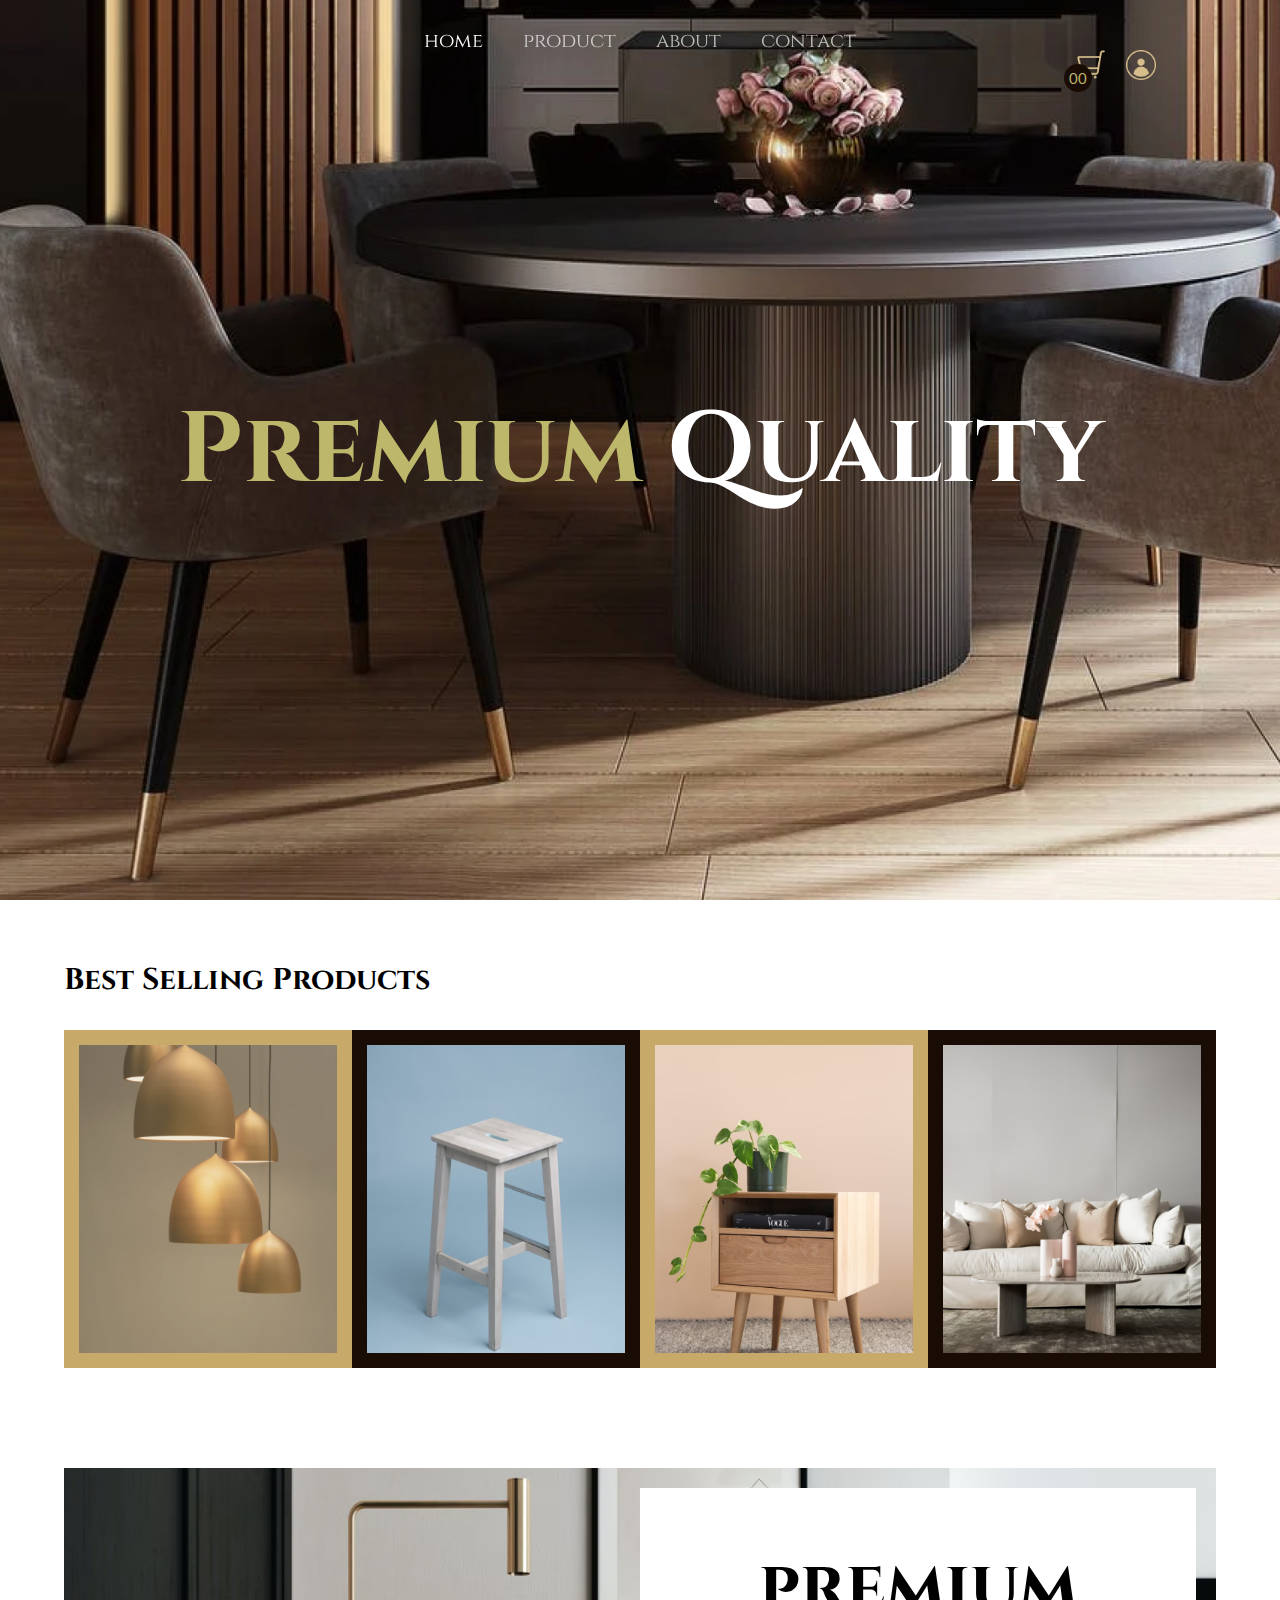
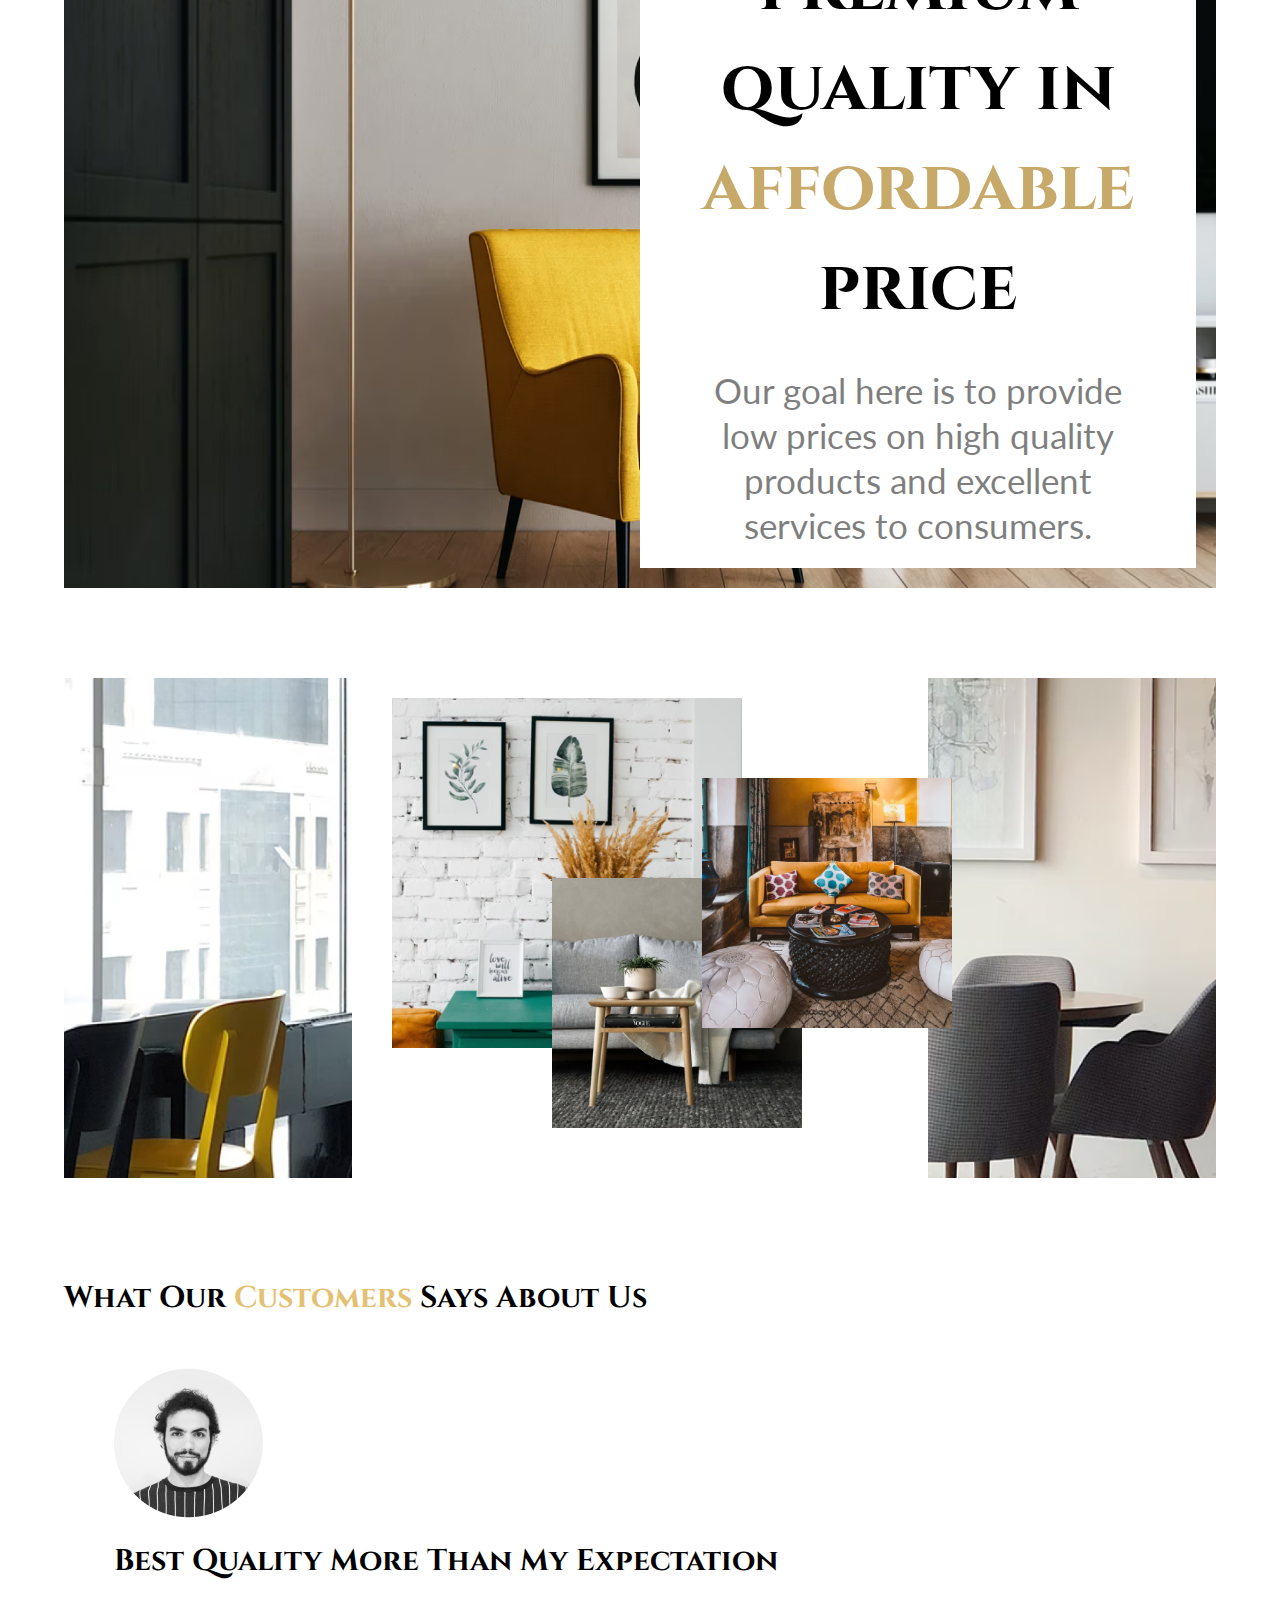
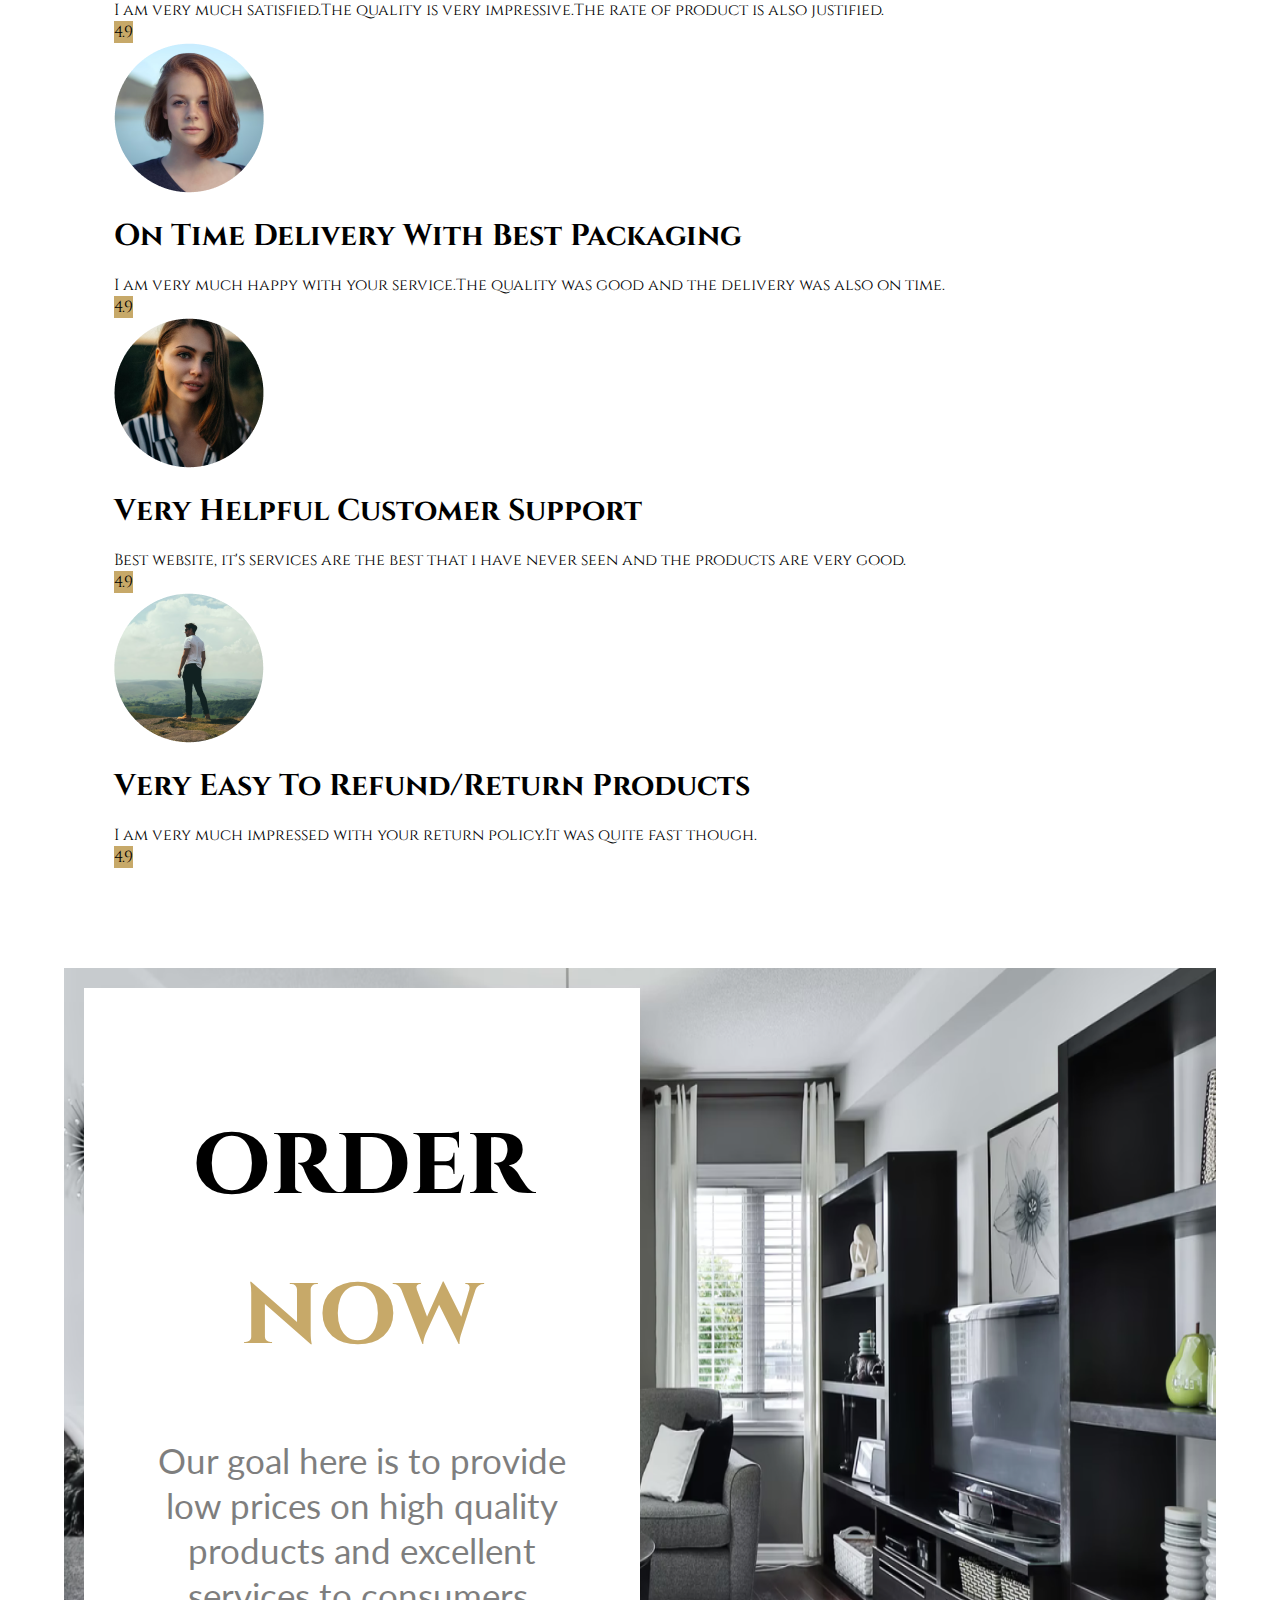
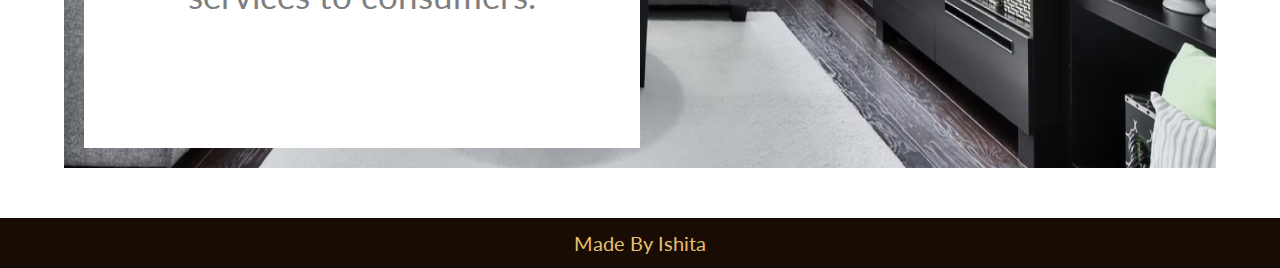
<file: index.html>
<!DOCTYPE html>
<html lang="en">
<head>
    <meta charset="UTF-8">
    <meta http-equiv="X-UA-Compatible" content="IE=edge">
    <meta name="viewport" content="width=device-width, initial-scale=1.0">
    <title>Online Store - Home Page</title>

    <link rel="preconnect" href="https://fonts.googleapis.com">
    <link rel="preconnect" href="https://fonts.gstatic.com" crossorigin>
    <link href="https://fonts.googleapis.com/css2?family=Cinzel&family=Lato&display=swap" rel="stylesheet">

    <link rel="stylesheet" href="style.css">
</head>
<body>
    

    <!--navbar-->
    <nav class="navbar">
        <ul class="links-container">
            <li class="link-item"><a href="#" class="link active">home</a></li>
            <li class="link-item"><a href="product.html" class="link">product</a></li> 
            <li class="link-item"><a href="#" class="link">about</a></li>
            <li class="link-item"><a href="4O4.html" class="link">contact</a></li>
        </ul>
        <div class="user-interactions">
            <div class="cart">
                <img src="cart.png" class="cart-icon" alt="">
                <span class="cart-item-count">00</span>
            </div>
            <div class="user">
                <a href="signup.html">
                <img src="user.png" class="user-icon"alt="">
                </a>
            </div>
        </div>
        
    </nav>

    

    <!--header-->
    <header class="header-section">
        <h1 class="header-heading"><span>premium</span> quality</h1>
    </header>

    <!--best selling products-->
    <section class="best-selling-product-section">
        <h1 class="section-title">best selling products</h1>
        <div class="product-container">
            <div class="product-card">
                <img src="product-1.png" class="product-img" alt="">
                <p class="product-name">lights ➡️</p>
            </div>
            <div class="product-card">
                <img src="product-2.png" class="product-img" alt="">
                <p class="product-name">table ➡️</p>
            </div>
            <div class="product-card">
                <img src="product-3.png" class="product-img" alt="">
                <p class="product-name">storage ➡️</p>
            </div>
            <div class="product-card">
                <a href="search.html">
                <img src="product-4.png" class="product-img" alt="">
                <p class="product-name">sofa ➡️</p>

                </a>
            </div>
        </div>
    </section>

    <!--mid section-->
    <section class="mid-section">
        <div class="section-item-container">
            <img src="bg-2.png" class="section-bg"alt="">
            <div class="section-info">
                <h1 class="title">premium quality in<span> affordable</span> price</h1>
                <p class="info">Our goal here is to provide low prices on high quality products and excellent services to consumers.</p>
            </div>
        </div>

    </section>

    <!--image collage section-->
    <section  class="image-mid-section">
        <div class="image-collage">
            <div class="image-collection">
                <img src="poster-1.png" class="collage-img" alt="">
                <img src="poster-2.png" class="collage-img" alt="">
                <img src="poster-3.png" class="collage-img" alt="">
            </div>
        </div>
    </section>

    <!--review section-->
    <section class="review-section">
        <h1 class="section-title">what our <span> customers</span> says about us</h1>
        <div class="review-container">
            <div class="review-card">
                <div class="user-dp" data-rating="4.9"><img src="user 1.png" alt=""</div>
                <h2 class="review-title">best quality more than my expectation</h2>
                <p class="review">I am very much satisfied.The quality is very impressive.The rate of product is also justified.</p>
            </div>
            <div class="review-card">
                <div class="user-dp" data-rating="4.9"><img src="user 2.png" alt=""</div>
                <h2 class="review-title">on time delivery with best packaging</h2>
                <p class="review">I am very much happy with your service.The quality was good and the delivery was also on time.</p>
            </div>
            <div class="review-card">
                <div class="user-dp" data-rating="4.9"><img src="user 3.png" alt=""</div>
                <h2 class="review-title">very helpful customer support</h2>
                <p class="review">Best website, it's services are the best that i have never seen and the products are very good.</p>
            </div>
            <div class="review-card">
                <div class="user-dp" data-rating="4.9"><img src="user 4.png" alt=""</div>
                <h2 class="review-title">very easy to refund/return products</h2>
                <p class="review">I am very much impressed with your return policy.It was quite fast though.</p>
            </div>
        </div>
    </section>

    <!--end section-->
    <section class="end-section">
        <div class="section-item-container">
            <img src="bg-3.png" class="section-bg"alt="">
            <div class="section-info">
                <h1 class="title">order<span> now</span></h1>
                <p class="info">Our goal here is to provide low prices on high quality products and excellent services to consumers.</p>
            </div>
        </div>  
    </section>

    <footer>Made By Ishita</footer>

    <script src="home.js"?></script>
</body>
</html>
</file>
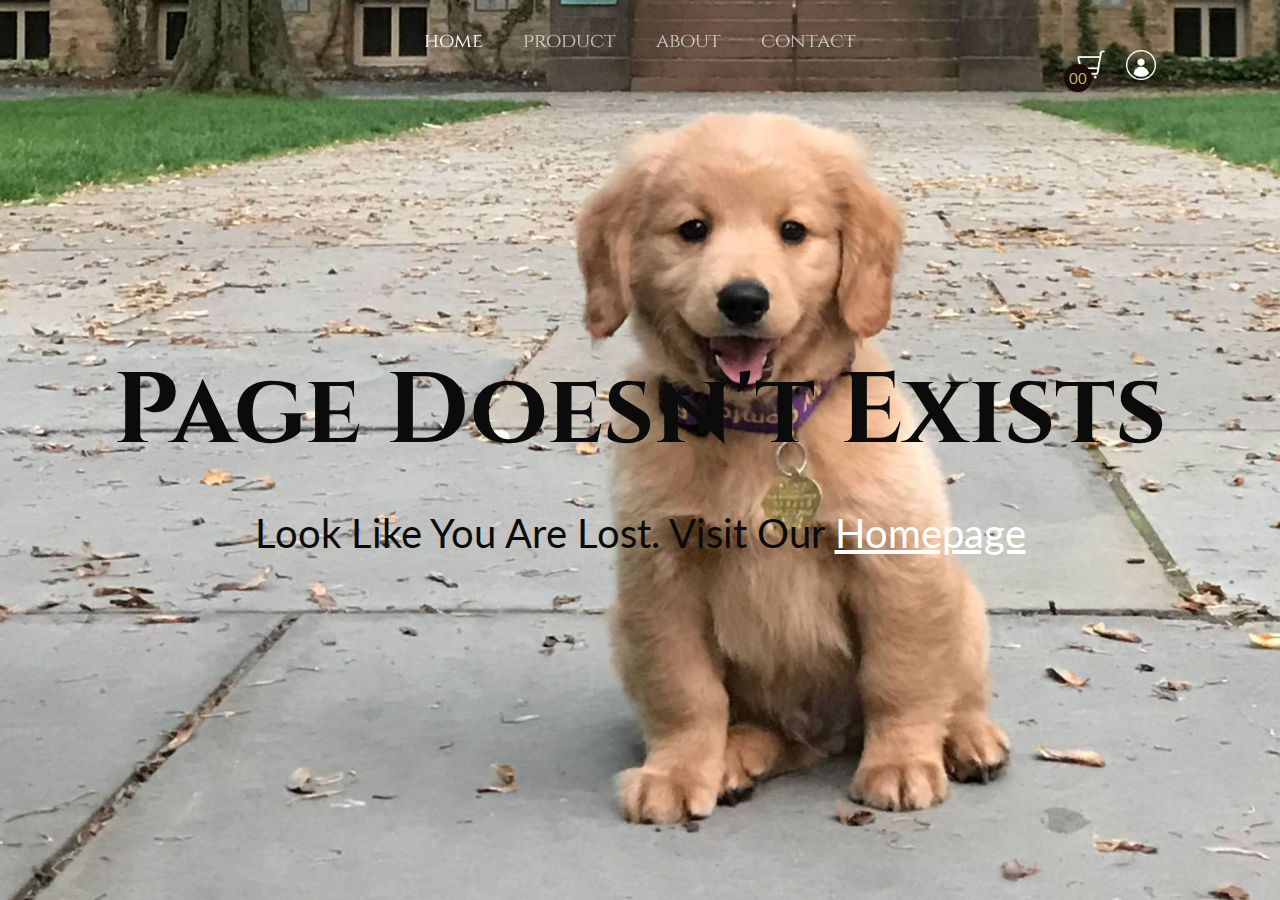
<file: 4O4.html>
<!DOCTYPE html>
<html lang="en">
<head>
    <meta charset="UTF-8">
    <meta http-equiv="X-UA-Compatible" content="IE=edge">
    <meta name="viewport" content="width=device-width, initial-scale=1.0">
    <title>Online Store - Page not found</title>

    
    <link rel="preconnect" href="https://fonts.googleapis.com">
    <link rel="preconnect" href="https://fonts.gstatic.com" crossorigin>
    <link href="https://fonts.googleapis.com/css2?family=Cinzel&family=Lato&display=swap" rel="stylesheet">

    <link rel="stylesheet" href="style.css">
    <link rel="stylesheet" href="4O4.css">
</head>
<body>

    <!--navbar-->
    <nav class="navbar">
        <ul class="links-container">
            <li class="link-item"><a href="index.html" class="link active">home</a></li>
            <li class="link-item"><a href="product.html" class="link">product</a></li> 
            <li class="link-item"><a href="#" class="link">about</a></li>
            <li class="link-item"><a href="#" class="link">contact</a></li>
        </ul>
        <div class="user-interactions">
            <div class="cart">
                <img src="cart-white.png" class="cart-icon" alt="">
                <span class="cart-item-count">00</span>
            </div>
            <div class="user">
                <a href="signup.html">
                <img src="user-white.png" class="user-icon"alt="">
                </a>
            </div>
        </div>
        
    </nav>

    <header class="four-0-four-section">
        <div class="content">
            <h1 class="error">page doesn't exists</h1>
            <p class="sub-line">look like you are lost. Visit our <a href="#">homepage</a></p>
        </div>
    </header>
    
</body>
</html>
</file>
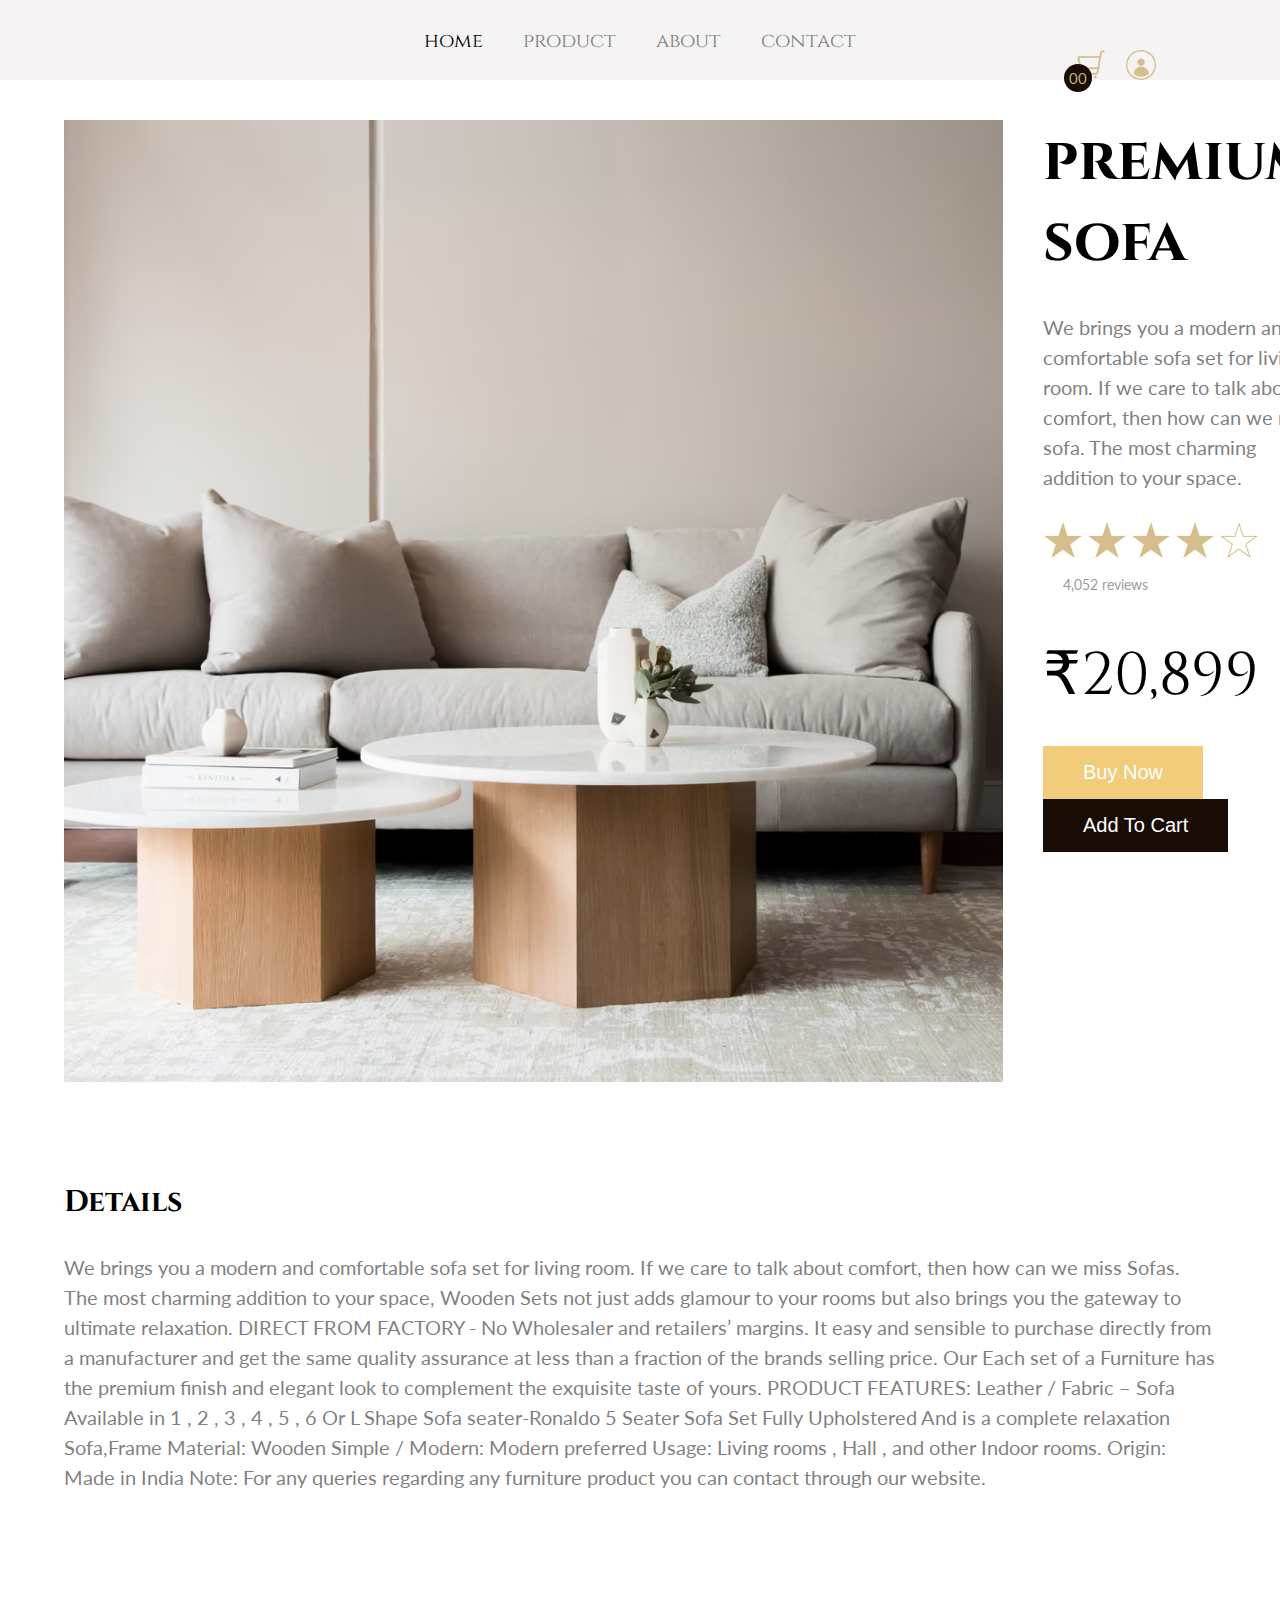
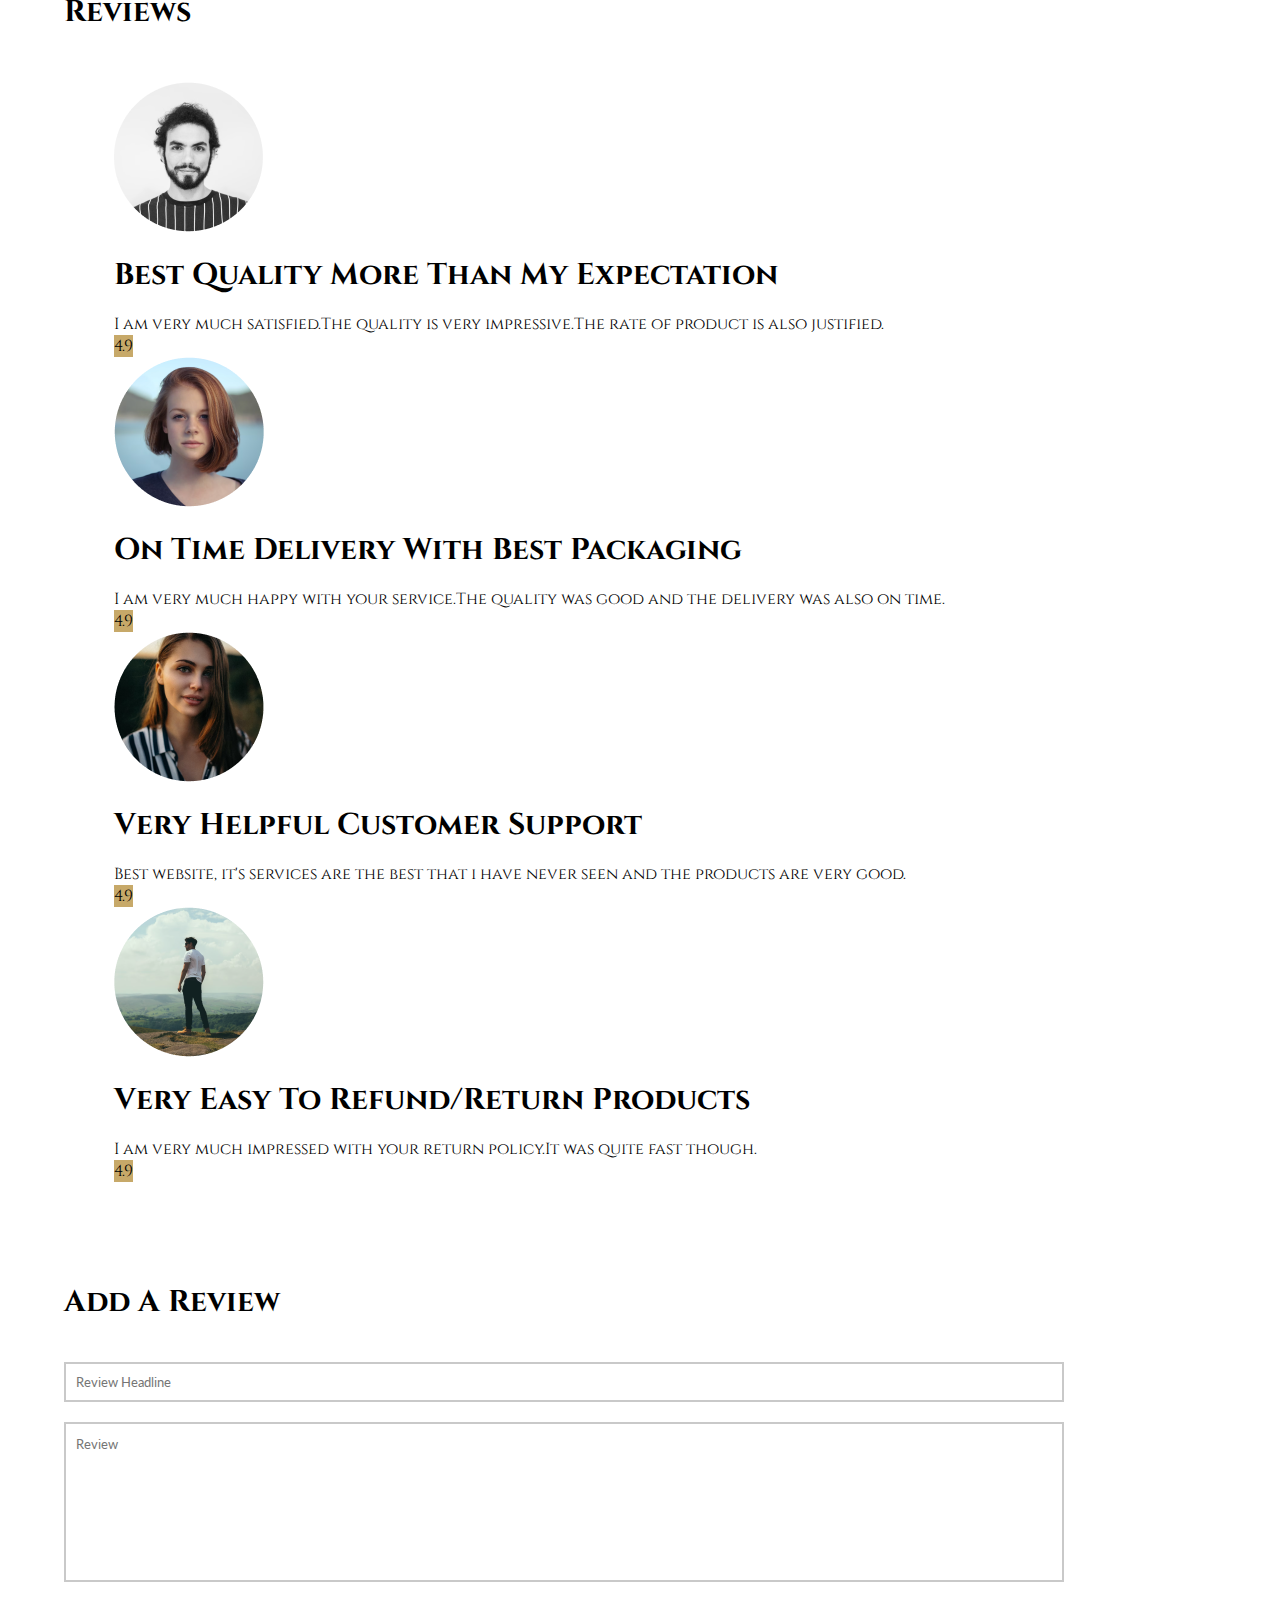
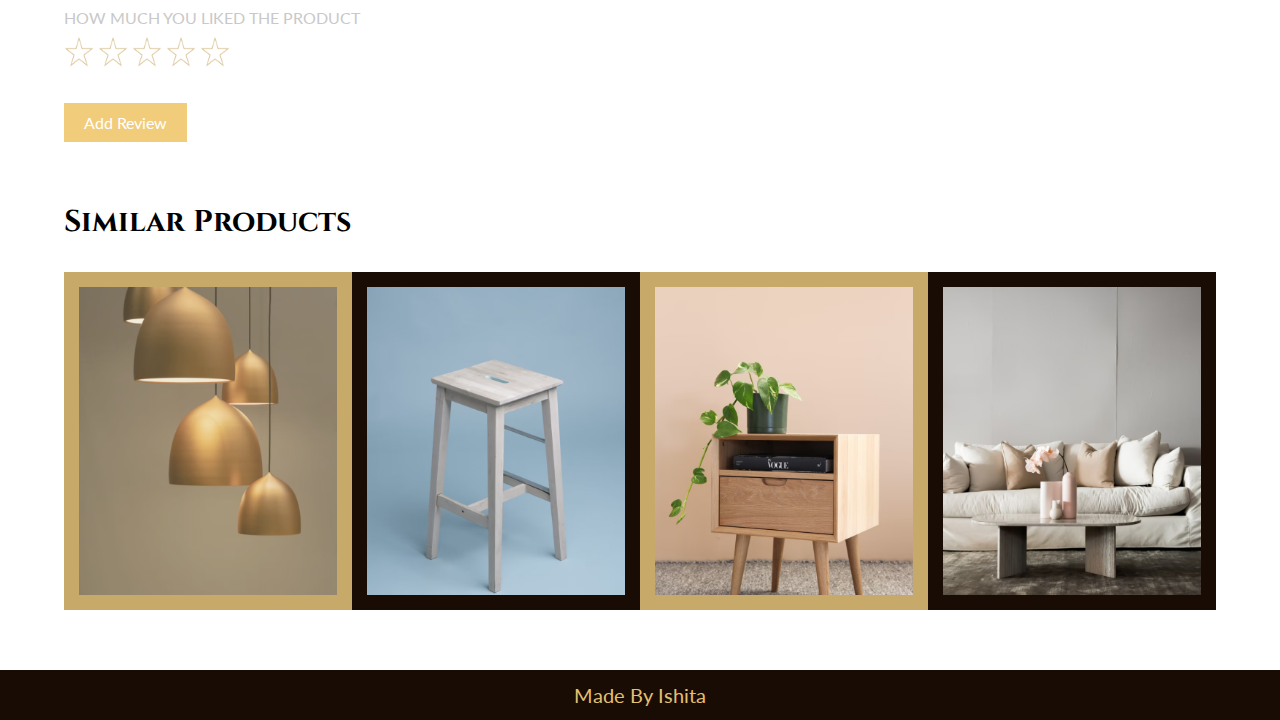
<file: product.html>
<!DOCTYPE html>
<html lang="en">
<head>
    <meta charset="UTF-8">
    <meta http-equiv="X-UA-Compatible" content="IE=edge">
    <meta name="viewport" content="width=device-width, initial-scale=1.0">
    <title>Online Tore- product page</title>

    <link rel="preconnect" href="https://fonts.googleapis.com">
    <link rel="preconnect" href="https://fonts.gstatic.com" crossorigin>
    <link href="https://fonts.googleapis.com/css2?family=Cinzel&family=Lato&display=swap" rel="stylesheet">

    <link rel="stylesheet" href="style.css">
    <link rel="stylesheet" href="product.css">
</head>
<body>
    
    <!--navbar-->
    <nav class="navbar bg">
        <ul class="links-container">
            <li class="link-item"><a href="index.html" class="link active">home</a></li>
            <li class="link-item"><a href="#" class="link">product</a></li> 
            <li class="link-item"><a href="#" class="link">about</a></li>
            <li class="link-item"><a href="4O4.html" class="link">contact</a></li>
        </ul>
        <div class="user-interactions">
            <div class="cart">
                <img src="cart.png" class="cart-icon" alt="">
                <span class="cart-item-count">00</span>
            </div>
            <div class="user">
                <a href="signup.html">
                <img src="user.png" class="user-icon"alt="">
                </a>
            </div>
        </div>
        
    </nav>

    <!--product detail-->
    <section class="product-section">
        <img src="product-image.png" class="product-image" alt="">
        <div class="product-detail">
            <h1 class="product-title">premium sofa</h1>
            <p class="product-des">We brings you a modern and comfortable sofa set for living room. If we care to talk about comfort, then how can we miss sofa. The most charming addition to your space.</p>
            <div class="rating">
                <img src="fill star.png" class="star" alt="">
                <img src="fill star.png" class="star" alt="">
                <img src="fill star.png" class="star" alt="">
                <img src="fill star.png" class="star" alt="">
                <img src="no fill star.png" class="star" alt="">
                <span class="rating-count">4,052 reviews</span>
            </div>
            <p class="price">₹20,899</p>
            <div class="btn-container">
                <button class="product-btn buy-btn">buy now</button>
                <button class="product-btn cart-btn">add to cart</button>
            </div>
        </div>
    </section>

    <section class="detail-des">
        <h1 class="section-title">details</h1>
        <p class="des">We brings you a modern and comfortable sofa set for living room. If we care to talk about comfort, then how can we miss Sofas. The most charming addition to your space, Wooden Sets not just adds glamour to your rooms but also brings you the gateway to ultimate relaxation. DIRECT FROM FACTORY - No Wholesaler and retailers’ margins. It easy and sensible to purchase directly from a manufacturer and get the same quality assurance at less than a fraction of the brands selling price. Our Each set of a Furniture has the premium finish and elegant look to complement the exquisite taste of yours. PRODUCT FEATURES: Leather / Fabric – Sofa Available in 1 , 2 , 3 , 4 , 5 , 6 Or L Shape Sofa seater-Ronaldo 5 Seater Sofa Set Fully Upholstered And is a complete relaxation Sofa,Frame Material: Wooden Simple / Modern: Modern preferred Usage: Living rooms , Hall , and other Indoor rooms. Origin: Made in India Note: For any queries regarding any furniture product you can contact through our website.</p>
    </section>


<!--review section-->
<section class="review-section">
    <h1 class="section-title">Reviews</h1>
    <div class="review-container">
        <div class="review-card">
            <div class="user-dp" data-rating="4.9"><img src="user 1.png" alt=""</div>
            <h2 class="review-title">best quality more than my expectation</h2>
            <p class="review">I am very much satisfied.The quality is very impressive.The rate of product is also justified.</p>
        </div>
        <div class="review-card">
            <div class="user-dp" data-rating="4.9"><img src="user 2.png" alt=""</div>
            <h2 class="review-title">on time delivery with best packaging</h2>
            <p class="review">I am very much happy with your service.The quality was good and the delivery was also on time.</p>
        </div>
        <div class="review-card">
            <div class="user-dp" data-rating="4.9"><img src="user 3.png" alt=""</div>
            <h2 class="review-title">very helpful customer support</h2>
            <p class="review">Best website, it's services are the best that i have never seen and the products are very good.</p>
        </div>
        <div class="review-card">
            <div class="user-dp" data-rating="4.9"><img src="user 4.png" alt=""</div>
            <h2 class="review-title">very easy to refund/return products</h2>
            <p class="review">I am very much impressed with your return policy.It was quite fast though.</p>
        </div>
    </div>
</section>

    <!--add review form-->
    <section class="add-review-section">
        <h1 class="section-title">add a review</h1>
        <input type="text" class="review-headline" placeholder="review headline">
        <textarea placeholder="review" class="review-field"></textarea>
        <p class="rating-text">how much you liked the product</p>
        <div class="star-container">
            <img src="no fill star.png" class="rating-star" alt="">
            <img src="no fill star.png" class="rating-star" alt="">
            <img src="no fill star.png" class="rating-star" alt="">
            <img src="no fill star.png" class="rating-star" alt="">
            <img src="no fill star.png" class="rating-star" alt="">
        </div>
        <button class="add-review-btn">add review</button>
    </section>

     <!--similar products-->
     <section class="best-selling-product-section">
        <h1 class="section-title">similar products</h1>
        <div class="product-container">
            <div class="product-card">
                <img src="product-1.png" class="product-img" alt="">
                <p class="product-name">lights ➡️</p>
            </div>
            <div class="product-card">
                <img src="product-2.png" class="product-img" alt="">
                <p class="product-name">table ➡️</p>
            </div>
            <div class="product-card">
                <img src="product-3.png" class="product-img" alt="">
                <p class="product-name">storage ➡️</p>
            </div>
            <div class="product-card">
                <a href="search.html">
                <img src="product-4.png" class="product-img" alt="">
                <p class="product-name">sofa ➡️</p>
                </a>
            </div>
        </div>
    </section>

    <footer>Made By Ishita</footer>

    <script src="product.js"></script>
</body>
</html>
</file>
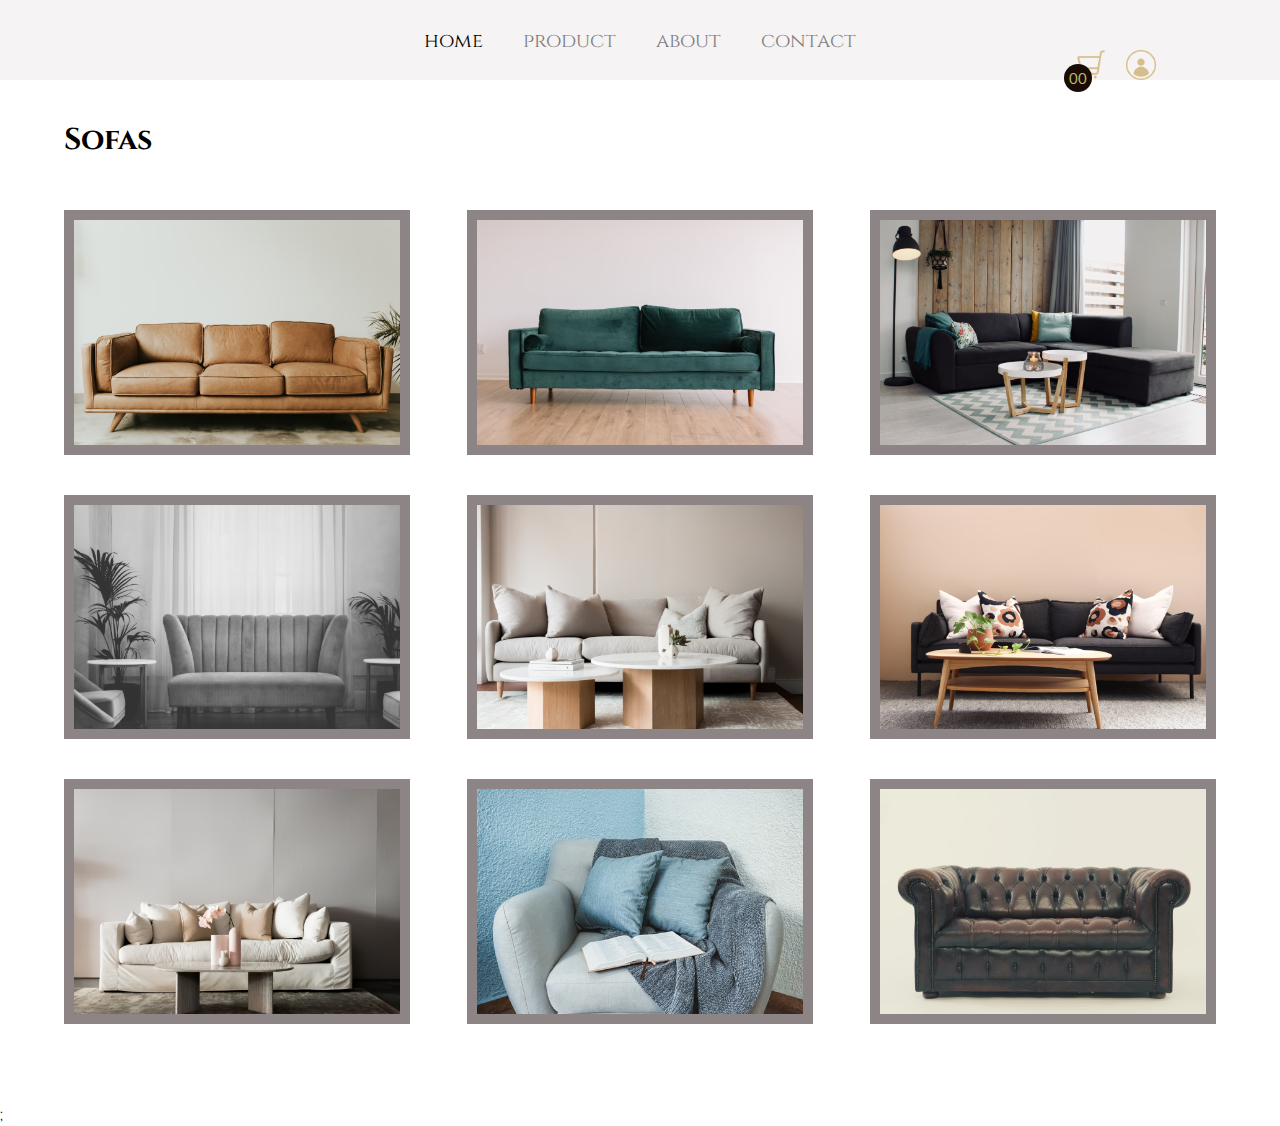
<file: search.html>
<!DOCTYPE html>
<html lang="en">
<head>
    <meta charset="UTF-8">
    <meta http-equiv="X-UA-Compatible" content="IE=edge">
    <meta name="viewport" content="width=device-width, initial-scale=1.0">
    <title>Online Store - Search results</title>

    <link rel="preconnect" href="https://fonts.googleapis.com">
    <link rel="preconnect" href="https://fonts.gstatic.com" crossorigin>
    <link href="https://fonts.googleapis.com/css2?family=Cinzel&family=Lato&display=swap" rel="stylesheet">

    <link rel="stylesheet" href="style.css">
    <link rel="stylesheet" href="search.css">
</head>
<body>
    
     <!--navbar-->
     <nav class="navbar bg">
        <ul class="links-container">
            <li class="link-item"><a href="index.html" class="link active">home</a></li>
            <li class="link-item"><a href="product.html" class="link">product</a></li> 
            <li class="link-item"><a href="#" class="link">about</a></li>
            <li class="link-item"><a href="4O4.html" class="link">contact</a></li>
        </ul>
        <div class="user-interactions">
            <div class="cart">
                <img src="cart.png" class="cart-icon" alt="">
                <span class="cart-item-count">00</span>
            </div>
            <div class="user">
                <a href="signup.html">
                <img src="user.png" class="user-icon"alt="">
                </a>
            </div>
        </div>
        
    </nav>

    <!--best selling products-->
    <section class="search-listing">
        <h1 class="section-title">sofas</h1>
        <div class="product-container">
            <div class="product-card">
                <img src="sofa-1.png" class="product-img" alt="">
                <p class="product-price">₹13,699</p>
            </div>
            <div class="product-card">
                <img src="sofa-2.png" class="product-img" alt="">
                <p class="product-price">₹15,399</p>
            </div>
            <div class="product-card">
                <img src="sofa-3.png" class="product-img" alt="">
                <p class="product-price">₹24,899</p>
            </div>
            <div class="product-card">
                <img src="sofa-4.png" class="product-img" alt="">
                <p class="product-name">₹9,899</p>
            </div>
            <div class="product-card">
                <a href="product.html">
                <img src="sofa-5.png" class="product-img" alt="">
                <p class="product-price">₹20,899</p>
                </a>
            </div>
            <div class="product-card">
                <img src="sofa-6.png" class="product-img" alt="">
                <p class="product-price">₹15,259</p>
            </div>
            <div class="product-card">
                <img src="sofa-7.png" class="product-img" alt="">
                <p class="product-price">₹17,699</p>
            </div>
            <div class="product-card">
                <img src="sofa-8.png" class="product-img" alt="">
                <p class="product-price">₹6,499</p>
            </div>
            <div class="product-card">
                <img src="sofa-9.png" class="product-img" alt="">
                <p class="product-name">₹11,599</p>
            </div>
        </div>
    </section>;

</body>
</html>
</file>
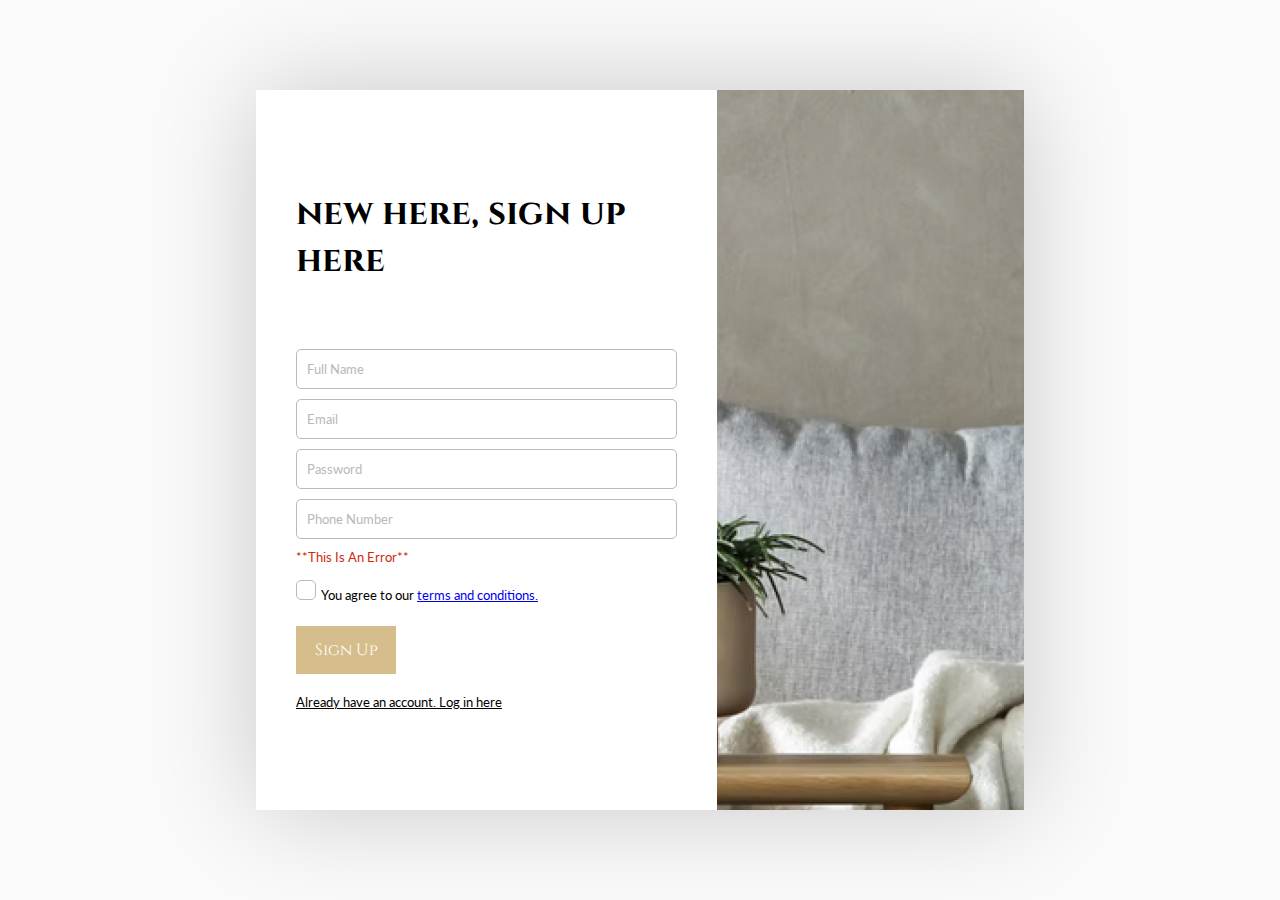
<file: signup.html>
<!DOCTYPE html>
<html lang="en">
<head>
    <meta charset="UTF-8">
    <meta http-equiv="X-UA-Compatible" content="IE=edge">
    <meta name="viewport" content="width=device-width, initial-scale=1.0">
    <title>Online Store : Signup Here</title>

    <link rel="preconnect" href="https://fonts.googleapis.com">
    <link rel="preconnect" href="https://fonts.gstatic.com" crossorigin>
    <link href="https://fonts.googleapis.com/css2?family=Cinzel&family=Lato&display=swap" rel="stylesheet">

    <link rel="stylesheet" href="style.css">
    <link rel="stylesheet" href="form.css">
</head>
<body>
    
    <img src="loading.gif" class="loader" alt="">
    <section class="form-section">
        <div class="form-container">
            <div class="form">
                <h1 class="form-heading">new here, sign up here</h1>
                <input type="text" autocomplete="off" id="name" placeholder="full name">
                <input type="email" autocomplete="off" id="email" placeholder="email">
                <input type="password" autocomplete="off" id="password" placeholder="password">
                <input type="number" autocomplete="off" id="number" placeholder="phone number">
                <span class="error">**This is an error**</span>

                <div>
                    <input type="checkbox" id="tc"><label for="tc" class="tc-text">You agree to our <a href="#">terms and conditions.</a></label>
                </div>

                <button class="submit-btn">sign up</button>
                <a href="/login" class="other-form-link">Already have an account. Log in here</a>

            </div>
            <img src="signup-bg.png" class="form-img" alt=""> 
        </div>    
    </section>

    <script src="common.js"></script>
    <script src="form.js"></script>
</body>
</html>
</file>
<file: style.css>
*{
    margin: 0;
    padding: 0;
    box-sizing: border-box;
}

body{
    font-family: 'cinzel', serif;
}

.navbar{
    width: 100%;
    height: 80px;
    position: fixed;
    top: 0;
    left: 0;
    display: flex;
    justify-content: center;
    z-index: 9;
    transition: .5s;

}
.navbar.bg{
    background: #f5f3f3;
}

.links-container{
    display: flex;
    align-items: center;
    list-style: none;
}

.link-item{
    margin: 10px;

}

.link{
    font-size: 20px;
    color: #fff;
    text-decoration: none;
    padding: 10px;
    opacity: 0.7;
    transition: .5s;
}

.navbar.bg .link{
    color: black;
    opacity: 0.5;
}
.link.active, .link:hover, .navbar.bg .link:hover, .navbar.bg .link.active{
    opacity: 1;
}

.user-interactions{
    display: flex;
    position: absolute;
    right: 5vw;
    top: 50%;
    transform: translate(-50%);
}
.header-section{
    width: 100%;
    height: 100vh;
    background-image: url(header.png);
    background-size: cover;
    display: flex;
    justify-content: center;
    align-items: center;
}

.cart, .user{
    width: 30px;
    height: 30px;
    position: relative;
    margin: 10px;
    cursor: pointer;
}

.cart-icon{
    width: 100%;
    height: 100%;
    object-fit: cover;
}
.user-icon{
    width: 100%;
    height: 100%;
    object-fit: cover;
}
.cart-item-count{
    font-family: 'lato', sans-serif;
    color:darkkhaki;
    padding: 5px;
    font-size: 15px;
    border-radius: 50%;
    background: #190c05;
    position: absolute;
    bottom: -12px;
    left: -12px;
}

.header-heading{
    font-size: 100px;
    text-transform: capitalize;
    color: #fff;
}

.header-heading span{
    color:darkkhaki;
}    

/* best selling product */

.best-selling-product-section{
    position: relative;
    padding: 60px 5vw;
}

.section-title{
    text-transform: capitalize;
    font-size: 30px;
    margin-bottom: 30px;
}

.product-container{
    display: flex;
    justify-content: space-between;
}

.product-card{
    border: 15px solid #c7a969;
    width: 300px;
    overflow: hidden;
    position: relative;
    background: #e4c071;
}

.product-card:nth-child(even){
    border-color: #190c05;
    background: #190c05;
}

.product-img{
    width: 100%;
    height: 100%;
    object-fit: cover;
    transition: .5s;
}

.product-name{
    position: absolute;
    color: #fff;
    text-transform: capitalize;
    font-family: 'lato', sans-serif;
    font-size: 25px;
    bottom: 20px;
    left: 50%;
    transform: translate(-50%);
    opacity: 0;
    transition: .5s;
}

.product-card:hover .product-name{
    opacity: 1;

}

.product-card:hover .product-img{
    opacity: 0.5;
}

/* mid section */

.mid-section{
    width: 100%;
    height: 800px;
    padding: 40px 5vw;
}

.section-item-container{
    width: 100%;
    height: 100%;
    padding: 20px;
    position: relative;
}

.section-bg{
    width: 100%;
    height: 100%;
    position: absolute;
    z-index: -1;
    z-index: -1;
    top: 0;
    left: 0;

}

.section-info{
    width: 50%;
    height: 100%;
    background: #fff;
    display: block;
    margin-left: auto;
    padding: 50px;
    text-align: center;
}

.title{
    font-size: 70px;
    line-height: 100px;

}

.title span{
    color: #c7a969;
}

.info{
    font-family: 'lato', sans-serif;
    font-size: 35px;
    line-height: 45px;
    margin-top: 30px;
    opacity: 0.5;
}    

/* image collage */

.image-mid-section{
    width: 100%;
    height: 600px;
    padding: 50px 5vw;

}

.image-collage{
    width: 100%;
    height: 100%;
    background: url(bg-1.png);
    background-size: cover;
}

.image-collection{
    position: relative;
    display: block;
    width: 50%;
    height: 100%;
    background: #fff;
    margin: auto;
}

.collage-img{
    transition: .5s;
    position: absolute;
    object-fit: cover;
}

.collage-img:nth-child(1){
    width: 350px;
    height: 350px;
    top: 20px;
    left: 40px;
}

.collage-img:nth-child(2){
    width: 250px;
    height: 250px;
    left: 200px;
    top: 200px;
}

.collage-img:nth-child(3){
    width: 250px;
    height: 250px;
    top: 100px;
    left: 350px;
}

.collage-img:hover{
    transform: translate(-10px);
}

/* review section */

.review-section{
    padding: 50px 5vw;

}

.section-title span{
    color: #e4c071;
}

.review-container{
    display: flex;
    margin: 50px;
    margin-bottom: 0;
    justify-content: space-between;
}    

.user.dp{
    width: 100px;
    height: 100px;
    border-radius: 50%;
    position: relative;
}

.user.dp img{
    width: 100%;
    height: 100%;
    object-fit: cover;
}

.user-dp::before{
    content: '';
    position: absolute;
    top: 10px;
    left: 10px;
    right: 10px;
    bottom: 10px;
    
}    
.user-dp::after{
    content: attr(data-rating);
    position: relative;
    background: #c7a969;
}

.review-title{
    font-size: 30px;
    line-height: 15px;
    margin: 30px 0;
    text-transform: capitalize;
}

.review{
    opacity: 100;
}

.end-section{
    padding: 50px 5vw;

}

.end-section .section-item-container{
    height: 800px;
}

.end-section .section-info{
    margin: 0;
}

.end-section .title{
    font-size: 100px;
    line-height: 150px;
    margin: 50px;
}

footer{
    font-family: 'lato', sans-serif;
    color: #e4c071;
    background: #190c05;
    width: 100%;
    height: 50px;
    line-height: 50px;
    text-align: center;
    text-transform: capitalize;
    font-size: 20px;
}
</file>
<file: 4O4.css>
.four-0-four-section{
    width: 100%;
    height: 100vh;
    background-image: url(404-bg.png);
    background-size: cover;
    display: flex;
    justify-content: center;
    align-items: center;
    color: #0b0b0b;
}

.error{
    text-align: center;
    font-size: 100px;
    margin-bottom: 30px;
    text-transform: capitalize;
}

.sub-line{
    font-size: 40px;
    text-align: center;
    font-family: 'lato', sans-serif;
    text-transform: capitalize;
}

.sub-line a{
    color: #fff;
}
</file>
<file: product.css>
.product-section{
    width: 100%;
    margin-top: 120px;
    padding: 0px 5vw;
    display: flex;
    gap: 40px;

}

.product-image{
    width: 100%;
    height: auto;
    object-fit: cover;
}
.product-title{
    font-size: 60px;
}

.product-des{
    margin: 30px 0;
    font-family: 'lato', sans-serif;
    opacity: 0.5;
    font-size: 20px;
    line-height: 30px;
}

.ratings{
    display: flex;
}

.ratings .star{
    width: 30px;
    height: 30px;
}

.rating-count{
    font-family: 'lato', sans-serif;
    opacity: 0.4;
    font-size: 14px;
    line-height: 40px;
    margin-left: 20px;
}

.price{
    font-size: 60px;
    margin: 30px 0;
}

.product-btn{
    padding: 15px 40px;
    border: none;
    color: #fff;
    outline: none;
    margin-right: 10px;
    font-size: 20px;
    cursor: pointer;
    text-transform: capitalize;
}

.buy-btn{
    background-color: #f1cc7b;

}

.cart-btn{
    background-color: #190c05;
}

.detail-des{
    width: 100%;
    padding: 100px 5vw 0;
}

.des{
    font-family: 'lato', sans-serif;
    line-height: 30px;
    font-size: 20px;
    opacity: 0.5;
}

.add-review-section{
    width: 100%;
    padding:100px 5vw 0 ;
}

.review-section{
    width: 100%;
    padding:100px 5vw 0 ;
}

.review-headline{
    width: 1000px;
    height: 40px;
    border: 2px solid #c9c9c9;
    margin: 10px 0;
    padding: 10px;
    line-height: 40px;
    font-family: 'lato', sans-serif;
    color: black;
    outline: none;
    text-transform: capitalize;

}

.review-field{
    width: 1000px;
    height: 160px;
    border: 2px solid #c9c9c9;
    margin: 10px 0;
    padding: 10px;
    line-height: 40px;
    font-family: 'lato', sans-serif;
    color: black;
    outline: none;
    text-transform: capitalize;
    resize: none;
    padding: 0 10px;

}

.placeholder{
    color: #c9c9c9;
}

.review-headline:focus{
    border-color: #f1cc7b;
}    

.review-field:focus{
    border-color: #f1cc7b;
}    

.review-headline:focus::placeholder{
    border-color: #f1cc7b;
}    

.review-field:focus::placeholder{
    border-color: #f1cc7b;
}    
.rating-text{
    font-family: 'lato', sans-serif;
    color: #c9c9c9;
    text-transform: uppercase;
    margin: 10px 0;
}
.rating-star{
    width: 30px;
    height: 30px;
    cursor: pointer;
}
.add-review-btn{
    border: none;
    outline: none;
    background: #f1cc7b;
    padding: 10px 20px;
    color: #fff;
    font-family: 'lato',sans-serif;
    font-size: 16px;
    text-transform: capitalize;
    margin-top: 30px;
    cursor: pointer;
}
</file>
<file: search.css>
.search-listing{
    width: 100%;
    height: auto;
    margin-top: 60px;
    padding: 60px 5vw;
}
.product-container{
    flex-wrap: wrap;
}
.product-card{
    width: 30%;
    margin: 20px 0;
    border: 10px solid #8d8585 !important;
}

.product-price{
    position: absolute;
    font-family: 'lato', sans-serif;
    top: 50%;
    left: 50%;
    transform: translate(-50%, -50%);
    color: #fff;
    text-transform: capitalize;
    font-size: 50px;
    opacity: 0;
    transition: .5s;

}

.product-card:hover .product-price{
    opacity: 1;
}
</file>
<file: form.css>
.loader{
    position: fixed;
    top: 50%;
    left: 50%;
    transform: translate(-50%, -50%);
    width: 100ox;
    z-index: 5;
    display: none;
}





.form-section{
    width: 100%;
    height: 100vh;
    position: relative;
    display: flex;
    justify-content: center;
    align-items: center;
    background: #fafafa;
    
}

.form-container{
    width: 60%;
    min-width: 300px;
    height: 80vh;
    background: #fff;
    overflow: hidden;
    z-index: 2;
    display: flex;
    box-shadow: 0 0 100px rgba(0, 0, 0, 0.2);
}

.form-img{
    width: 40%;
    overflow: hidden;
    height: 100%;
    object-fit: cover;

}

.form{
    width: 60%;
    padding: 20px 40px;
    display: flex;
    flex-direction: column;
    justify-content: center;
}

.form-heading{
    font-size: 35px;
    margin-bottom: 60px;

}
input{
    width: 100%;
    height: 40px;
    border: 1px solid #b9b9b9;
    margin: 5px 0;
    padding: 10px;
    line-height: 40px;
    font-family: 'lato', sans-serif;
    color: black;
    outline: none;
    border-radius: 5px;
}

::placeholder{
    color: #b9b9b9;
    text-transform: capitalize;

}

input::-webkit-inner-spin-button{
    -webkit-appearance: none;
    margin: 0;
}

input:focus{
    border: 2px solid #d5be8b;

}

input:focus::placeholder{
    color: #d5be8b;
}

.error{
    display: block;
    font-size: 0.8rem;
    color: rgb(209, 41, 12)  ;
    margin: 5px 0;
    text-transform: capitalize;
    font-family: 'lato', sans-serif;
    user-select: none;
    opacity: 10;
}

.error.show{
    opacity: 1;
}

#tc{
    -webkit-appearance: none;
    width: 20px;
    height: 20px;
    padding: 0;
    border: 1px solid #b9b9b9;
    cursor: pointer;
    position: relative;
    margin-top: 10px;
    margin-bottom: 0;
}

#tc:checked{
    background: #f3cf81;

}

#tc::before{
    content: '';
    position: absolute;
    top: 0;
    left: 0;
    right: 0;
    bottom: 0;
    background: url(check.png);
    background-size: contain;
    display: none;
}

#tc:checked::before{
    display: block;
}



.tc-text{
    margin-left: 5px;
    font-size: .8rem;
    font-family: 'lato', sans-serif;
}

.submit-btn{
    display: block;
    margin: 20px 0;
    width: 100px;
    padding: .8rem 0;
    text-transform: capitalize;
    border-radius: 0;
    background: #d5be8b;
    color: #fff;
    font-family: 'cinzel';
    border: none;
    outline: none;
    cursor: pointer;
    font-size: 1rem;
}

.other-form-link{
    font-family: 'lato', sans-serif;
    color: black;
    font-size: .8rem;
}
</file>
